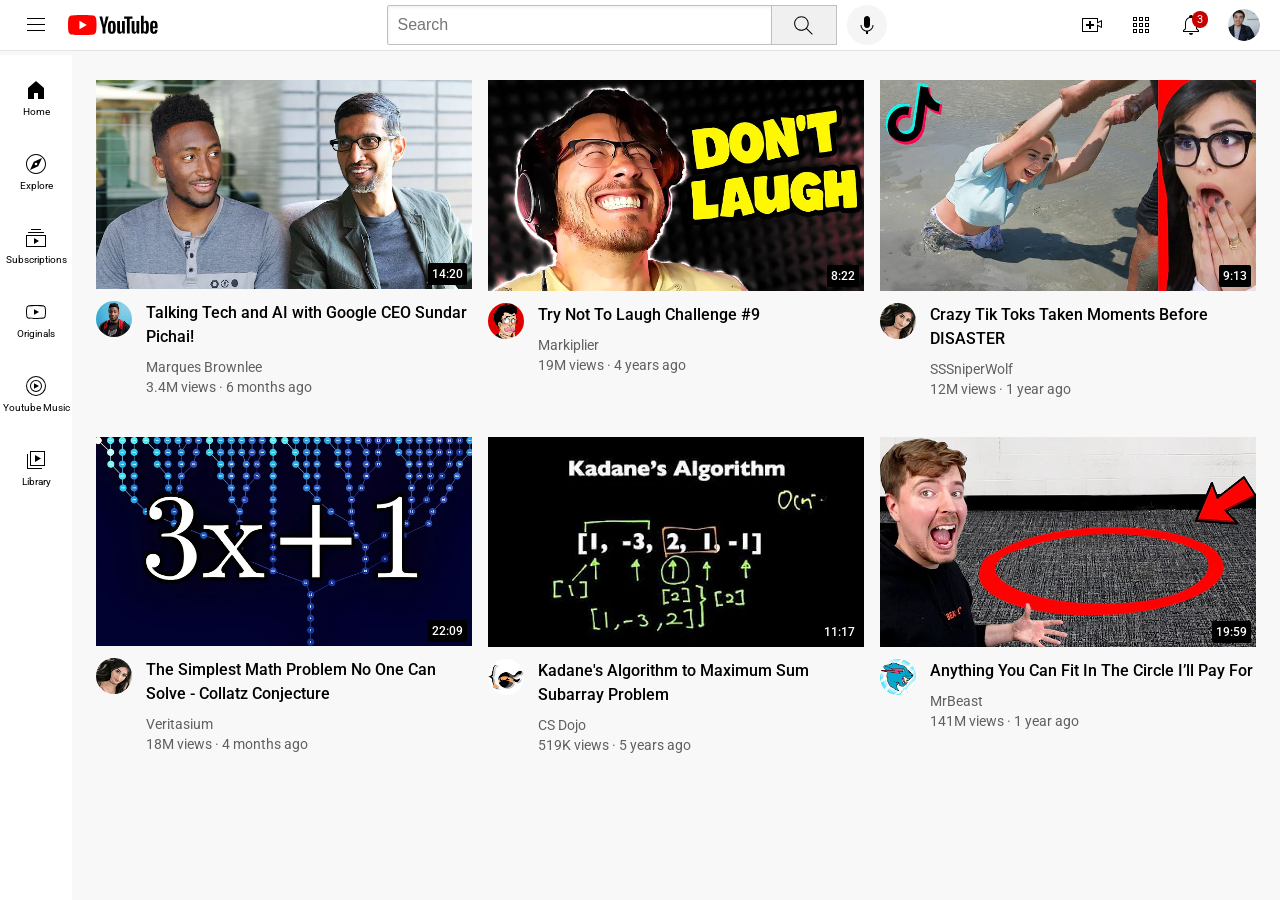
<file: index.html>
<!DOCTYPE html>
<html lang="en">
  <head>
    <meta charset="UTF-8" />
    <meta http-equiv="X-UA-Compatible" content="IE=edge" />
    <meta name="viewport" content="width=device-width, initial-scale=1.0" />
    <title>YouTube</title>

    <link rel="preconnect" href="https://fonts.googleapis.com" />
    <link rel="preconnect" href="https://fonts.gstatic.com" crossorigin />
    <link
      href="https://fonts.googleapis.com/css2?family=Roboto:wght@400;500;700&display=swap"
      rel="stylesheet"
    />

    <link rel="stylesheet" href="styles/general.css" />
    <link rel="stylesheet" href="styles/header.css" />
    <link rel="stylesheet" href="styles/video.css" />
    <link rel="stylesheet" href="styles/sidebar.css" />
  </head>
  <body>
    <header class="header">
      <div class="left-section">
        <img class="hamburger-menu" src="icons/hamburger-menu.svg" alt="" />
        <img class="youtube-logo" src="icons/youtube-logo.svg" alt="" />
      </div>
      <div class="middle-section">
        <input class="search-bar" type="text" placeholder="Search" />
        <button class="search-button">
          <img class="search-icon" src="icons/search.svg" alt="" />
          <div class="tooltip">Search</div>
        </button>
        <button class="voice-search-button">
          <img
            class="voice-search-icon"
            src="icons/voice-search-icon.svg"
            alt=""
          />
          <div class="tooltip">Search with your voice</div>
        </button>
      </div>
      <div class="right-section">
        <div class="upload-icon-container">
          <img class="record-icon" src="icons/record-icon.svg" alt="" />
          <div class="tooltip">Create</div>
        </div>
        <div class="youtube-apps-container">
          <img class="youtube-apps-icon" src="icons/youtube-apps.svg" alt="" />
          <div class="tooltip">YouTube apps</div>
        </div>

        <div class="notifications-icon-container">
          <img
            class="notifications-icon"
            src="icons/notifications.svg"
            alt=""
          />
          <div class="notifications-count">3</div>
          <div class="tooltip">Notifications</div>
        </div>
        <img
          class="current-user-picture"
          src="channel-pictures/my-channel.jpeg"
          alt=""
        />
      </div>
    </header>

    <nav class="sidebar">
      <div class="sidebar-link">
        <img src="icons/home.svg" alt="" />
        <div>Home</div>
      </div>
      <div class="sidebar-link">
        <img src="icons/explore.svg" alt="" />
        <div>Explore</div>
      </div>
      <div class="sidebar-link">
        <img src="icons/subscriptions.svg" alt="" />
        <div>Subscriptions</div>
      </div>
      <div class="sidebar-link">
        <img src="icons/originals.svg" alt="" />
        <div>Originals</div>
      </div>
      <div class="sidebar-link">
        <img src="icons/youtube-music.svg" alt="" />
        <div>Youtube Music</div>
      </div>
      <div class="sidebar-link">
        <img src="icons/library.svg" alt="" />
        <div>Library</div>
      </div>
    </nav>

    <main>
      <section class="video-grid">
        <div class="video-preview">
          <div class="thumbnail-row">
            <a
              href="https://www.youtube.com/watch?v=n2RNcPRtAiY"
              target="_blank"
            >
              <img class="thumbnail" src="thumbnails/thumbnail-1.png" alt="" />
            </a>
            <div class="video-time">14:20</div>
          </div>
          <div class="video-info-grid">
            <div class="channel-picture">
              <a href="https://youtube.com/c/mkbhd">
                <img
                  class="profile-picture"
                  src="channel-pictures/channel-1.jpeg"
                  alt=""
                />
              </a>

              <div class="channel-tooltip">
                <img
                  class="channel-tooltip-picture"
                  src="channel-pictures/channel-1.jpeg"
                  alt=""
                />
                <div>
                  <div class="channel-tooltip-name">Marques Brownlee</div>
                  <div class="channel-tooltip-stats">15M subscribers</div>
                </div>
              </div>
            </div>
            <div class="video-info">
              <a
                href="https://www.youtube.com/watch?v=n2RNcPRtAiY"
                target="_blank"
                class="video-title-link"
              >
                <p class="video-title">
                  Talking Tech and AI with Google CEO Sundar Pichai!
                </p>
              </a>
              <p class="video-author">Marques Brownlee</p>
              <p class="video-stats">3.4M views &middot; 6 months ago</p>
            </div>
          </div>
        </div>

        <div class="video-preview">
          <div class="thumbnail-row">
            <a
              href="https://www.youtube.com/watch?v=mP0RAo9SKZk"
              target="_blank"
            >
              <img class="thumbnail" src="thumbnails/thumbnail-2.png" alt="" />
            </a>
            <div class="video-time">8:22</div>
          </div>
          <div class="video-info-grid">
            <div class="channel-picture">
              <a href="https://youtube.com/c/markiplier">
                <img
                  class="profile-picture"
                  src="channel-pictures/channel-2.jpeg"
                  alt=""
                />
              </a>

              <div class="channel-tooltip">
                <img
                  class="channel-tooltip-picture"
                  src="channel-pictures/channel-2.jpeg"
                  alt=""
                />
                <div>
                  <div class="channel-tooltip-name">Markiplier</div>
                  <div class="channel-tooltip-stats">30M subscribers</div>
                </div>
              </div>
            </div>
            <div class="video-info">
              <a
                href="https://www.youtube.com/watch?v=mP0RAo9SKZk"
                target="_blank"
                class="video-title-link"
              >
                <p class="video-title">Try Not To Laugh Challenge #9</p>
              </a>
              <p class="video-author">Markiplier</p>
              <p class="video-stats">19M views &middot; 4 years ago</p>
            </div>
          </div>
        </div>

        <div class="video-preview">
          <div class="thumbnail-row">
            <a
              href="https://www.youtube.com/watch?v=FgjPQQeTh1w"
              target="_blank"
            >
              <img class="thumbnail" src="thumbnails/thumbnail-3.png" alt="" />
            </a>
            <div class="video-time">9:13</div>
          </div>
          <div class="video-info-grid">
            <div class="channel-picture">
              <a href="https://youtube.com/c/SSSniperWolf">
                <img
                  class="profile-picture"
                  src="channel-pictures/channel-3.jpeg"
                  alt=""
                />
              </a>

              <div class="channel-tooltip">
                <img
                  class="channel-tooltip-picture"
                  src="channel-pictures/channel-3.jpeg"
                  alt=""
                />

                <div>
                  <div class="channel-tooltip-name">SSSniperWolf</div>
                  <div class="channel-tooltip-stats">31M subscribers</div>
                </div>
              </div>
            </div>
            <div class="video-info">
              <a
                href="https://www.youtube.com/watch?v=FgjPQQeTh1w"
                target="_blank"
                class="video-title-link"
              >
                <p class="video-title">
                  Crazy Tik Toks Taken Moments Before DISASTER
                </p>
              </a>
              <p class="video-author">SSSniperWolf</p>
              <p class="video-stats">12M views &middot; 1 year ago</p>
            </div>
          </div>
        </div>

        <div class="video-preview">
          <div class="thumbnail-row">
            <a
              href="https://www.youtube.com/watch?v=094y1Z2wpJg"
              target="_blank"
            >
              <img class="thumbnail" src="thumbnails/thumbnail-4.png" alt="" />
            </a>
            <div class="video-time">22:09</div>
          </div>
          <div class="video-info-grid">
            <div class="channel-picture">
              <a href="https://youtube.com/c/veritasium">
                <img
                  class="profile-picture"
                  src="channel-pictures/channel-4.jpeg"
                  alt=""
                />
              </a>

              <div class="channel-tooltip">
                <img
                  class="channel-tooltip-picture"
                  src="channel-pictures/channel-4.jpeg"
                  alt=""
                />
                <div>
                  <div class="channel-tooltip-name">Veritasium</div>
                  <div class="channel-tooltip-stats">11.5M subscribers</div>
                </div>
              </div>
            </div>
            <div class="video-info">
              <a
                href="https://www.youtube.com/watch?v=094y1Z2wpJg"
                target="_blank"
                class="video-title-link"
              >
                <p class="video-title">
                  The Simplest Math Problem No One Can Solve - Collatz
                  Conjecture
                </p>
              </a>
              <p class="video-author">Veritasium</p>
              <p class="video-stats">18M views &middot; 4 months ago</p>
            </div>
          </div>
        </div>

        <div class="video-preview">
          <div class="thumbnail-row">
            <a
              href="https://www.youtube.com/watch?v=86CQq3pKSUw"
              target="_blank"
            >
              <img class="thumbnail" src="thumbnails/thumbnail-5.png" alt="" />
            </a>
            <div class="video-time">11:17</div>
          </div>
          <div class="video-info-grid">
            <div class="channel-picture">
              <a href="https://youtube.com/c/CSDojo">
                <img
                  class="profile-picture"
                  src="channel-pictures/channel-5.jpeg"
                  alt=""
                />
              </a>
              <div class="channel-tooltip">
                <img
                  class="channel-tooltip-picture"
                  src="channel-pictures/channel-5.jpeg"
                  alt=""
                />
                <div>
                  <div class="channel-tooltip-name">CS Dojo</div>
                  <div class="channel-tooltip-stats">1.79M subscribers</div>
                </div>
              </div>
            </div>

            <div class="video-info">
              <a
                href="https://www.youtube.com/watch?v=86CQq3pKSUw"
                target="_blank"
                class="video-title-link"
              >
                <p class="video-title">
                  Kadane's Algorithm to Maximum Sum Subarray Problem
                </p>
              </a>
              <p class="video-author">CS Dojo</p>
              <p class="video-stats">519K views &middot; 5 years ago</p>
            </div>
          </div>
        </div>

        <div class="video-preview">
          <div class="thumbnail-row">
            <a
              href="https://www.youtube.com/watch?v=yXWw0_UfSFg"
              target="_blank"
            >
              <img class="thumbnail" src="thumbnails/thumbnail-6.png" alt="" />
            </a>
            <div class="video-time">19:59</div>
          </div>
          <div class="video-info-grid">
            <div class="channel-picture">
              <a href="https://youtube.com/c/MrBeast6000">
                <img
                  class="profile-picture"
                  src="channel-pictures/channel-6.jpeg"
                  alt=""
                />
              </a>
              <div class="channel-tooltip">
                <img
                  class="channel-tooltip-picture"
                  src="channel-pictures/channel-6.jpeg"
                  alt=""
                />
                <div>
                  <div class="channel-tooltip-name">MrBeast</div>
                  <div class="channel-tooltip-stats">90.6M subscribers</div>
                </div>
              </div>
            </div>

            <div class="video-info">
              <a
                href="https://www.youtube.com/watch?v=yXWw0_UfSFg"
                target="_blank"
                class="video-title-link"
              >
                <p class="video-title">
                  Anything You Can Fit In The Circle I’ll Pay For
                </p>
              </a>
              <p class="video-author">MrBeast</p>
              <p class="video-stats">141M views &middot; 1 year ago</p>
            </div>
          </div>
        </div>
      </section>
    </main>
  </body>
</html>
</file>
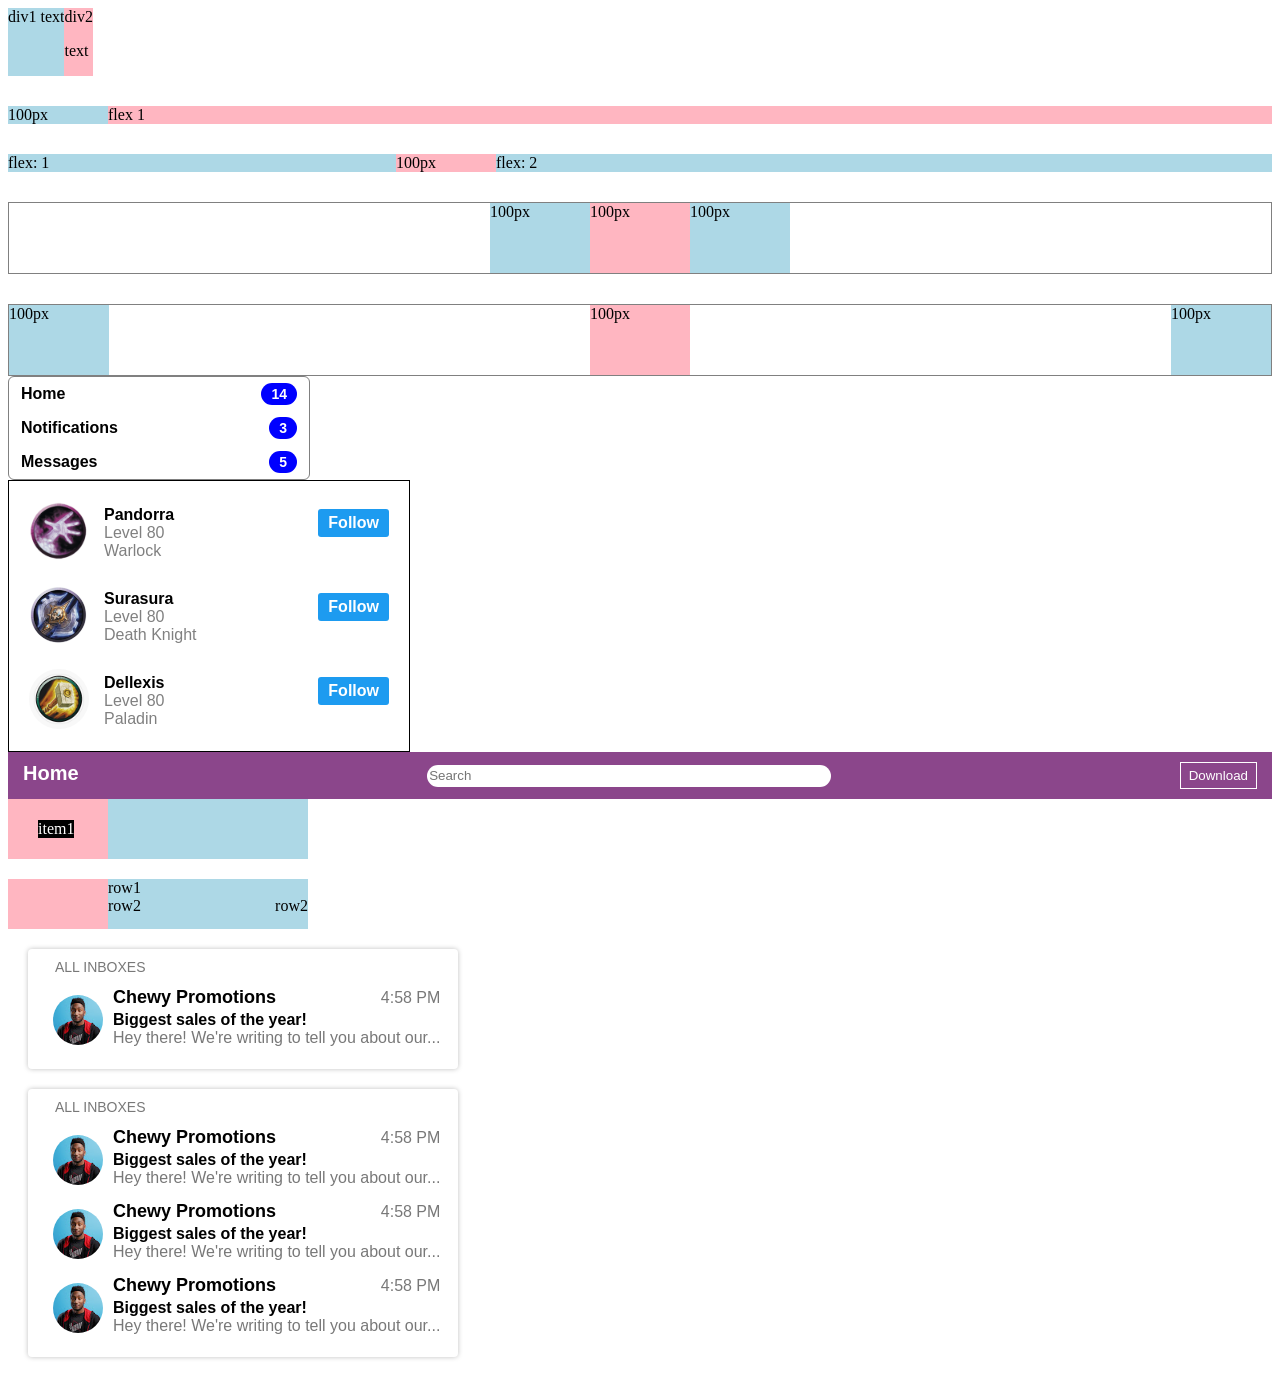
<file: flexbox.html>
<!DOCTYPE html>
<html lang="en">
  <head>
    <meta charset="UTF-8" />
    <meta http-equiv="X-UA-Compatible" content="IE=edge" />
    <meta name="viewport" content="width=device-width, initial-scale=1.0" />
    <title>Flexbox Practice</title>

    <style>
      .glavni-box {
        border-style: solid;
        border-width: 1px;
        border-color: gray;
        border-radius: 6px;
        width: 300px;
        font-family: Arial;
        font-weight: 600;
      }

      .flexbox {
        display: flex;
        flex-direction: row;
        justify-content: space-between;
        align-items: center;
        padding-left: 12px;
        padding-right: 12px;
        padding-top: 6px;
        padding-bottom: 6px;
      }

      .brojke {
        padding-right: 10px;
        padding-left: 10px;
        padding-top: 3px;
        padding-bottom: 3px;
        background-color: blue;
        color: white;
        border-radius: 20px;
        font-size: 14px;
        font-weight: bold;
      }

      .main-box {
        border-style: solid;
        border-color: black;
        border-width: 1px;
        width: 400px;
        height: 270px;
      }

      .flexbox1 {
        display: flex;
        flex-direction: row;
        justify-content: space-between;
        align-items: center;
      }

      .flexbox2 {
        display: flex;
        flex-direction: row;
        margin-top: 20px;
        margin-left: 20px;
        align-items: center;
      }

      .slika {
        width: 60px;
        border-radius: 30px;
      }

      .texts {
        font-family: Arial;
        margin-left: 15px;
      }

      .deo-texta {
        color: gray;
      }

      .dugme {
        background-color: rgb(29, 155, 240);
        font-family: Arial;
        font-size: 16px;
        font-weight: 600;
        color: white;
        border: none;
        border-radius: 3px;
        padding-left: 10px;
        padding-right: 10px;
        padding-top: 5px;
        padding-bottom: 5px;
      }

      .dugme:hover {
        cursor: pointer;
      }

      .button-div {
        margin-right: 20px;
      }

      .div-12f {
        display: flex;
        flex-direction: row;
        justify-content: space-between;
        font-family: Arial;
        font-size: 20px;
        background-color: rgb(139, 70, 139);
        padding-top: 10px;
        padding-bottom: 10px;
        padding-left: 15px;
        padding-right: 15px;
      }

      .Home {
        color: white;
        font-weight: 600;
      }

      .Search-button {
        height: 20px;
        width: 400px;
        border-radius: 100px;
        border: none;
      }

      .Download-button {
        border: solid;
        border-width: 1px;
        border-color: white;
        background-color: rgb(139, 70, 139);
        color: white;
        padding-top: 5px;
        padding-bottom: 5px;
        padding-left: 8px;
        padding-right: 8px;
      }

      .div-main {
        width: 300px;
        height: 60px;
        display: flex;
      }

      .first-subdiv {
        background-color: lightpink;
        width: 100px;
        display: flex;
        align-items: center;
      }

      .second-subdiv {
        background-color: lightblue;
        width: 200px;
      }

      .item-text {
        background-color: black;
        color: white;
        margin-left: 30px;
      }

      .flexbox4 {
        height: 50px;
        display: flex;
        flex-direction: row;
        margin-top: 20px;
      }

      .column1 {
        background-color: lightpink;
        width: 100px;
      }

      .column2 {
        background-color: lightblue;
        width: 200px;
      }

      .row2 {
        display: flex;
        justify-content: space-between;
      }

      .row2-item {
      }
    </style>
  </head>
  <body>
    <div style="display: flex; flex-direction: row">
      <div style="background-color: lightblue">div1 text</div>
      <div style="background-color: lightpink">
        div2
        <p>text</p>
      </div>
    </div>

    <div style="display: flex; flex-direction: row; margin-top: 30px">
      <div style="background-color: lightblue; width: 100px">100px</div>
      <div style="background-color: lightpink; flex: 1">flex 1</div>
    </div>

    <div style="display: flex; flex-direction: row; margin-top: 30px">
      <div style="background-color: lightblue; flex: 1">flex: 1</div>
      <div style="background-color: lightpink; width: 100px">100px</div>
      <div style="background-color: lightblue; flex: 2">flex: 2</div>
    </div>

    <div
      style="
        display: flex;
        flex-direction: row;
        height: 70px;
        border-width: 1px;
        border-style: solid;
        border-color: gray;
        margin-top: 30px;
        justify-content: center;
      "
    >
      <div style="background-color: lightblue; width: 100px">100px</div>
      <div style="background-color: lightpink; width: 100px">100px</div>
      <div style="background-color: lightblue; width: 100px">100px</div>
    </div>

    <div
      style="
        display: flex;
        flex-direction: row;
        height: 70px;
        border-width: 1px;
        border-style: solid;
        border-color: gray;
        margin-top: 30px;
        justify-content: space-between;
      "
    >
      <div style="background-color: lightblue; width: 100px">100px</div>
      <div style="background-color: lightpink; width: 100px">100px</div>
      <div style="background-color: lightblue; width: 100px">100px</div>
    </div>

    <div class="glavni-box">
      <div class="flexbox">
        <div>Home</div>
        <div class="brojke">14</div>
      </div>
      <div class="flexbox">
        <div>Notifications</div>
        <div class="brojke">3</div>
      </div>
      <div class="flexbox">
        <div>Messages</div>
        <div class="brojke">5</div>
      </div>
    </div>

    <div class="main-box">
      <div class="flexbox1">
        <div class="flexbox2">
          <div>
            <img class="slika" src="channel-pictures/warlock-logo.png" alt="" />
          </div>
          <div class="texts">
            <strong>Pandorra </strong><br />
            <span class="deo-texta">Level 80<br />Warlock</span>
          </div>
        </div>
        <div class="button-div"><button class="dugme">Follow</button></div>
      </div>
      <div class="flexbox1">
        <div class="flexbox2">
          <div>
            <img class="slika" src="channel-pictures/dk-logo.jpeg" alt="" />
          </div>
          <div class="texts">
            <strong>Surasura </strong><br />
            <span class="deo-texta">Level 80<br />Death Knight</span>
          </div>
        </div>
        <div class="button-div"><button class="dugme">Follow</button></div>
      </div>
      <div class="flexbox1">
        <div class="flexbox2">
          <div>
            <img class="slika" src="channel-pictures/pala-logo.jpg" alt="" />
          </div>
          <div class="texts">
            <strong>Dellexis </strong><br />
            <span class="deo-texta">Level 80<br />Paladin</span>
          </div>
        </div>
        <div class="button-div"><button class="dugme">Follow</button></div>
      </div>
    </div>

    <div class="div-12f">
      <div class="Home">Home</div>
      <div>
        <input class="Search-button" type="text" placeholder="Search" />
      </div>
      <div><button class="Download-button">Download</button></div>
    </div>

    <div class="div-main">
      <div class="first-subdiv">
        <div class="item-text">item1</div>
      </div>
      <div class="second-subdiv"></div>
    </div>

    <div class="flexbox4">
      <div class="column1"></div>
      <div class="column2">
        <div>row1</div>
        <div class="row2">
          <div class="row2-item">row2</div>
          <div class="row2-item">row2</div>
        </div>
      </div>
    </div>

    <div
      style="
        width: 400px;
        margin-top: 20px;
        margin-bottom: 20px;
        margin-left: 20px;
        box-shadow: 0 0 5px rgba(0, 0, 0, 0.25);
        border-radius: 4px;
        padding-top: 10px;
        padding-bottom: 10px;
        padding-left: 15px;
        padding-right: 15px;
      "
    >
      <div
        style="
          margin-left: 12px;
          color: rgb(120, 120, 120);
          font-family: Arial;
          font-size: 14px;
        "
      >
        ALL INBOXES
      </div>
      <div
        style="
          display: flex;
          align-items: center;
          margin-top: 10px;
          margin-bottom: 10px;
        "
      >
        <div style="margin-right: 10px">
          <img
            style="
              width: 50px;
              height: 50px;
              border-radius: 25px;
              margin-top: 10px;
              margin-left: 10px;
            "
            src="channel-pictures/channel-1.jpeg"
            alt=""
          />
        </div>
        <div>
          <div
            style="
              display: flex;
              justify-content: space-between;
              align-items: center;
              margin-bottom: 3px;
            "
          >
            <div style="font-family: Arial; font-size: 18px; font-weight: bold">
              Chewy Promotions
            </div>
            <div
              style="
                font-family: Arial;
                font-size: 14x;
                color: rgb(120, 120, 120);
              "
            >
              4:58 PM
            </div>
          </div>
          <div style="font-family: Arial; font-weight: bold">
            Biggest sales of the year!
          </div>
          <div style="color: rgb(120, 120, 120); font-family: Arial">
            Hey there! We're writing to tell you about our...
          </div>
        </div>
      </div>
    </div>

    <div
      style="
        width: 400px;
        margin-top: 20px;
        margin-bottom: 20px;
        margin-left: 20px;
        box-shadow: 0 0 5px rgba(0, 0, 0, 0.25);
        border-radius: 4px;
        padding-top: 10px;
        padding-bottom: 10px;
        padding-left: 15px;
        padding-right: 15px;
      "
    >
      <div
        style="
          margin-left: 12px;
          color: rgb(120, 120, 120);
          font-family: Arial;
          font-size: 14px;
        "
      >
        ALL INBOXES
      </div>
      <div
        style="
          display: flex;
          align-items: center;
          margin-top: 10px;
          margin-bottom: 10px;
        "
      >
        <div style="margin-right: 10px">
          <img
            style="
              width: 50px;
              height: 50px;
              border-radius: 25px;
              margin-top: 10px;
              margin-left: 10px;
            "
            src="channel-pictures/channel-1.jpeg"
            alt=""
          />
        </div>
        <div>
          <div
            style="
              display: flex;
              justify-content: space-between;
              align-items: center;
              margin-bottom: 3px;
            "
          >
            <div style="font-family: Arial; font-size: 18px; font-weight: bold">
              Chewy Promotions
            </div>
            <div
              style="
                font-family: Arial;
                font-size: 14x;
                color: rgb(120, 120, 120);
              "
            >
              4:58 PM
            </div>
          </div>
          <div style="font-family: Arial; font-weight: bold">
            Biggest sales of the year!
          </div>
          <div style="color: rgb(120, 120, 120); font-family: Arial">
            Hey there! We're writing to tell you about our...
          </div>
        </div>
      </div>

      <div
        style="
          display: flex;
          align-items: center;
          margin-top: 10px;
          margin-bottom: 10px;
        "
      >
        <div style="margin-right: 10px">
          <img
            style="
              width: 50px;
              height: 50px;
              border-radius: 25px;
              margin-top: 10px;
              margin-left: 10px;
            "
            src="channel-pictures/channel-1.jpeg"
            alt=""
          />
        </div>
        <div>
          <div
            style="
              display: flex;
              justify-content: space-between;
              align-items: center;
              margin-bottom: 3px;
            "
          >
            <div style="font-family: Arial; font-size: 18px; font-weight: bold">
              Chewy Promotions
            </div>
            <div
              style="
                font-family: Arial;
                font-size: 14x;
                color: rgb(120, 120, 120);
              "
            >
              4:58 PM
            </div>
          </div>
          <div style="font-family: Arial; font-weight: bold">
            Biggest sales of the year!
          </div>
          <div style="color: rgb(120, 120, 120); font-family: Arial">
            Hey there! We're writing to tell you about our...
          </div>
        </div>
      </div>

      <div
        style="
          display: flex;
          align-items: center;
          margin-top: 10px;
          margin-bottom: 10px;
        "
      >
        <div style="margin-right: 10px">
          <img
            style="
              width: 50px;
              height: 50px;
              border-radius: 25px;
              margin-top: 10px;
              margin-left: 10px;
            "
            src="channel-pictures/channel-1.jpeg"
            alt=""
          />
        </div>
        <div>
          <div
            style="
              display: flex;
              justify-content: space-between;
              align-items: center;
              margin-bottom: 3px;
            "
          >
            <div style="font-family: Arial; font-size: 18px; font-weight: bold">
              Chewy Promotions
            </div>
            <div
              style="
                font-family: Arial;
                font-size: 14x;
                color: rgb(120, 120, 120);
              "
            >
              4:58 PM
            </div>
          </div>
          <div style="font-family: Arial; font-weight: bold">
            Biggest sales of the year!
          </div>
          <div style="color: rgb(120, 120, 120); font-family: Arial">
            Hey there! We're writing to tell you about our...
          </div>
        </div>
      </div>
    </div>
  </body>
</html>
</file>
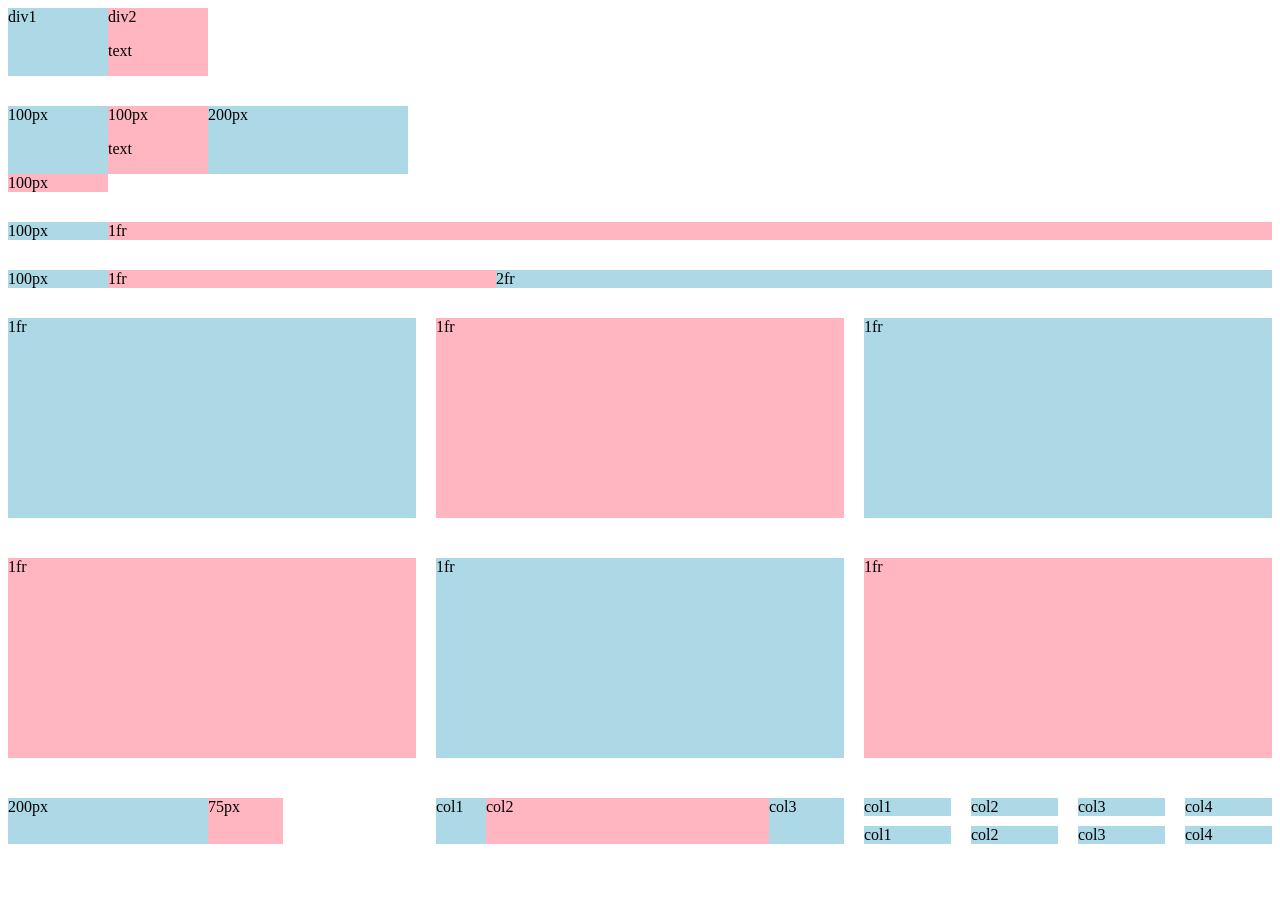
<file: grid.html>
<!DOCTYPE html>
<html lang="en">
  <head>
    <meta charset="UTF-8" />
    <meta http-equiv="X-UA-Compatible" content="IE=edge" />
    <meta name="viewport" content="width=device-width, initial-scale=1.0" />
    <title>Grid Practice</title>
  </head>
  <body>
    <div style="display: grid; grid-template-columns: 100px 100px">
      <div style="background-color: lightblue" ;>div1</div>
      <div style="background-color: lightpink">
        div2
        <p>text</p>
      </div>
    </div>

    <div
      style="
        margin-top: 30px;
        display: grid;
        grid-template-columns: 100px 100px 200px;
      "
    >
      <div style="background-color: lightblue" ;>100px</div>
      <div style="background-color: lightpink">
        100px
        <p>text</p>
      </div>
      <div style="background-color: lightblue" ;>200px</div>
      <div style="background-color: lightpink">100px</div>
    </div>

    <div
      style="margin-top: 30px; display: grid; grid-template-columns: 100px 1fr"
    >
      <div style="background-color: lightblue" ;>100px</div>
      <div style="background-color: lightpink">1fr</div>
    </div>

    <div
      style="
        margin-top: 30px;
        display: grid;
        grid-template-columns: 100px 1fr 2fr;
      "
    >
      <div style="background-color: lightblue">100px</div>
      <div style="background-color: lightpink">1fr</div>
      <div style="background-color: lightblue">2fr</div>
    </div>

    <div
      style="
        margin-top: 30px;
        display: grid;
        grid-template-columns: 1fr 1fr 1fr;
        column-gap: 20px;
        row-gap: 40px;
      "
    >
    <div style="background-color: lightblue; height: 200px;">1fr</div>
    <div style="background-color: lightpink; height: 200px;">1fr</div>
    <div style="background-color: lightblue; height: 200px;">1fr</div>
    <div style="background-color: lightpink; height: 200px;">1fr</div>
    <div style="background-color: lightblue; height: 200px;">1fr</div>
    <div style="background-color: lightpink; height: 200px;">1fr</div>


    <div style="
    display: grid;
    grid-template-columns: 200px 75px;
    ">
      <div style="background-color: lightblue;">200px</div>
      <div style="background-color: lightpink;">75px</div>
    </div>
   
    <div style="
    display: grid;
    grid-template-columns: 50px 1fr 75px;
    
    ">
      <div style="background-color: lightblue;" >col1</div>
      <div style="background-color: lightpink;">col2</div>
      <div style="background-color: lightblue;">col3</div>
    </div>

    <div style="
    display: grid;
    grid-template-columns: 1fr 1fr 1fr 1fr;
    column-gap: 20px;
    row-gap: 10px;
    
    ">
      <div style="background-color: lightblue;">col1</div>
      <div style="background-color: lightblue;">col2</div>
      <div style="background-color: lightblue;">col3</div>
      <div style="background-color: lightblue;">col4</div>
      <div style="background-color: lightblue;">col1</div>
      <div style="background-color: lightblue;">col2</div>
      <div style="background-color: lightblue;">col3</div>
      <div style="background-color: lightblue;">col4</div>
    </div>

  </body>
</html>
</file>
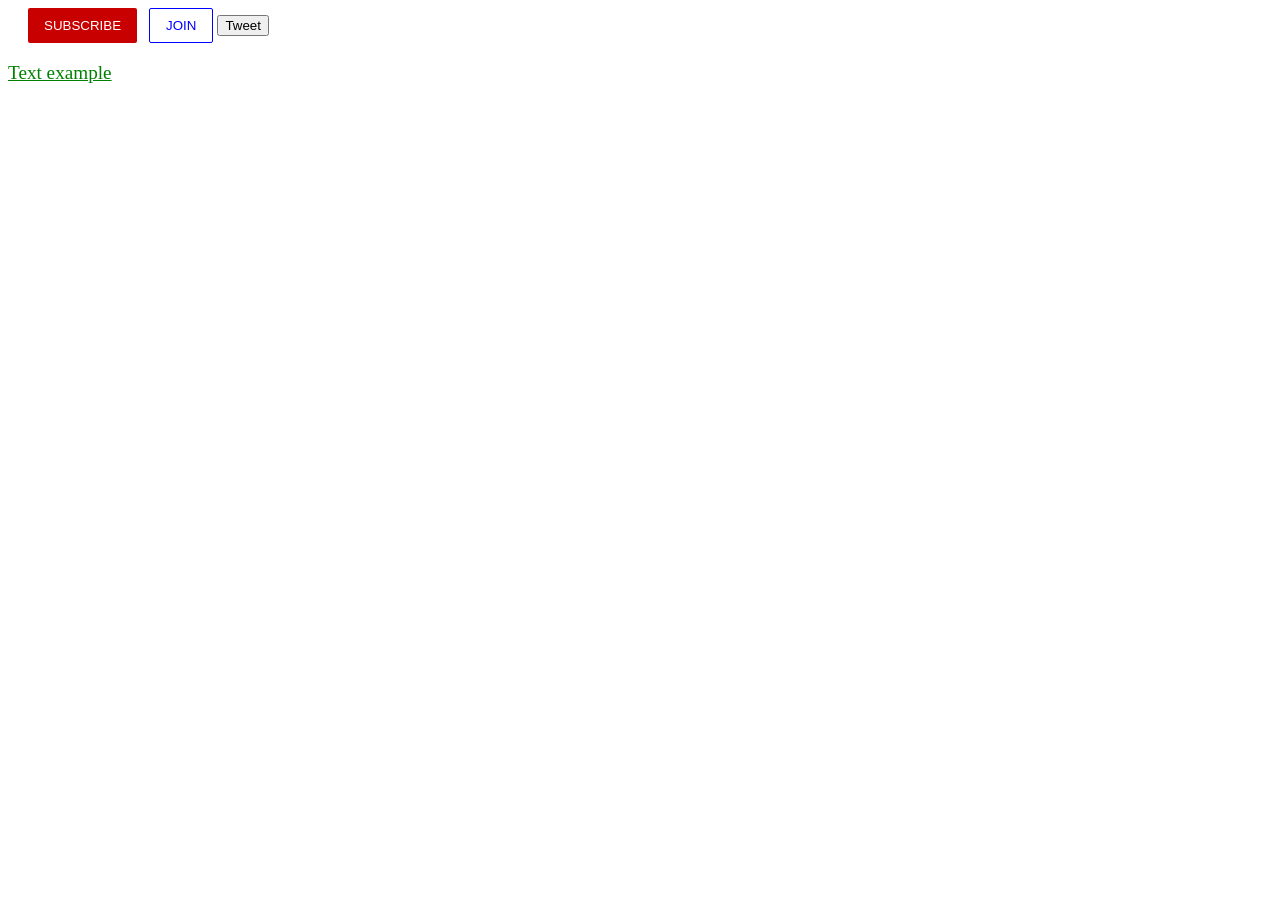
<file: intro-to-html/buttons.html>
<!DOCTYPE html>
<html lang="en">
  <head>
    <meta charset="UTF-8" />
    <meta http-equiv="X-UA-Compatible" content="IE=edge" />
    <meta name="viewport" content="width=device-width, initial-scale=1.0" />
    <title>Document</title>
    <link rel="stylesheet" href="styles/buttons.css" />
  </head>
  <body>
    <button class="sub">SUBSCRIBE</button>
    <button class="join">JOIN</button>
    <button class="Tweet">Tweet</button>

    <p class="classy-text">Text example</p>
  </body>
</html>
</file>
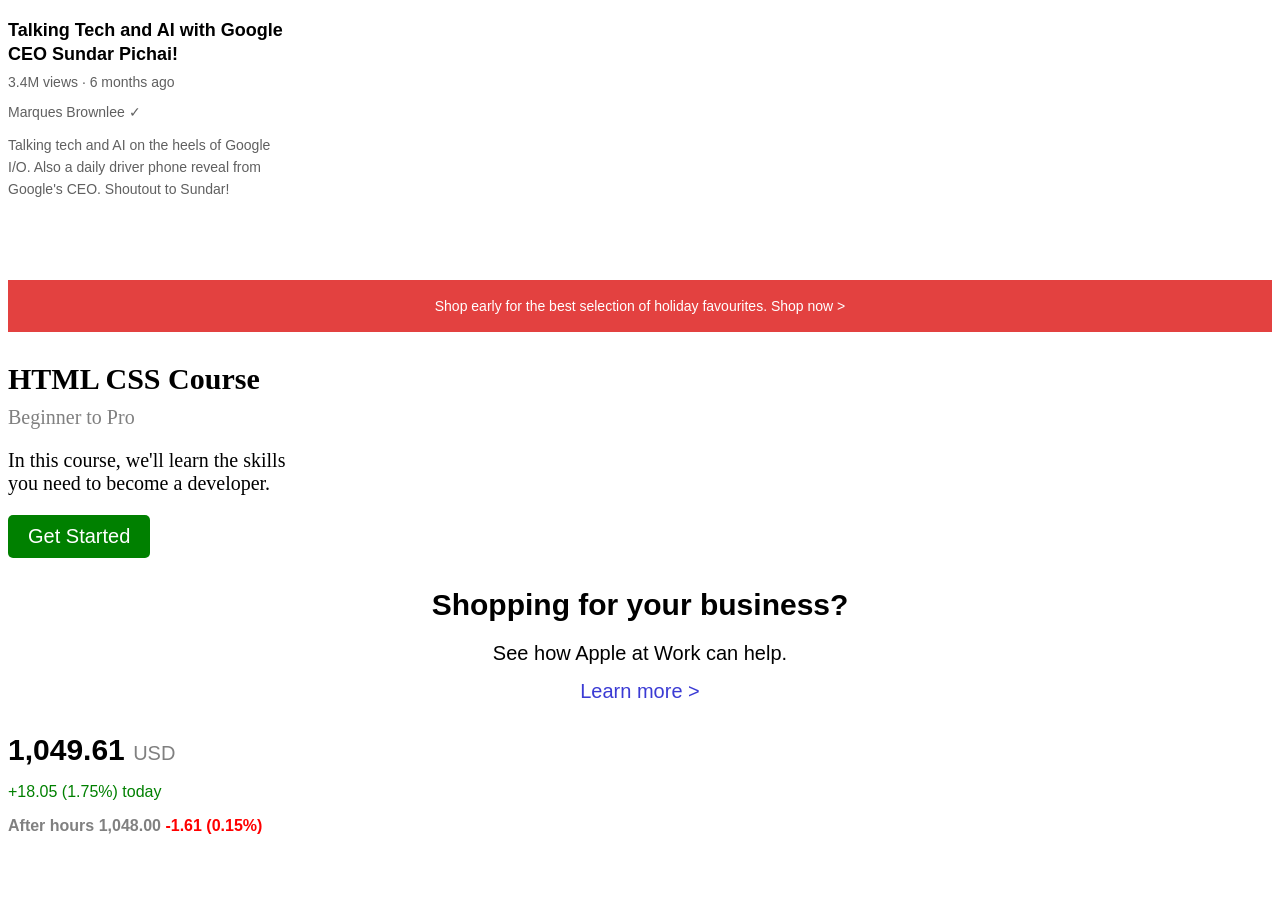
<file: intro-to-html/text.html>
<!DOCTYPE html>
<html lang="en">
  <head>
    <meta charset="UTF-8" />
    <meta http-equiv="X-UA-Compatible" content="IE=edge" />
    <meta name="viewport" content="width=device-width, initial-scale=1.0" />
    <title>Document</title>
    <link rel="preconnect" href="https://fonts.googleapis.com" />
    <link rel="preconnect" href="https://fonts.gstatic.com" crossorigin />
    <link
      href="https://fonts.googleapis.com/css2?family=Roboto:wght@400;700&display=swap"
      rel="stylesheet"
    />

    <link rel="stylesheet" href="styles/text.css" />
  </head>
  <body>
    <p class="video-title">
      Talking Tech and AI with Google CEO Sundar Pichai!
    </p>
    <p class="video-stats">3.4M views &#183; 6 months ago</p>
    <p class="video-author">Marques Brownlee &#10003;</p>
    <p class="video-description">
      Talking tech and AI on the heels of Google I/O. Also a daily driver phone
      reveal from Google's CEO. Shoutout to Sundar!
    </p>
    <p class="apple-text">
      Shop early for the best selection of holiday favourites.
      <span class="shop-link">Shop now &gt</span>
    </p>
    <p class="course">HTML CSS Course</p>
    <p class="beg-pro">Beginner to Pro</p>
    <p class="dev">
      In this course, we'll learn the skills <br />
      you need to become a developer.
    </p>
    <button class="get-started">Get Started</button>
    <p class="shopping-text">Shopping for your business?</p>
    <p class="apple-text2">See how Apple at Work can help.</p>
    <p class="learn-more-text">Learn more &gt;</p>
    <p class="price-text">
      <strong>1,049.61</strong> <span class="currency">USD</span>
    </p>
    <p class="price-change-text">+18.05 (1.75%) today</p>
    <p class="ah-price">
      <span class="ah-absolute">After hours 1,048.00</span>
      <span class="ah-percentage">-1.61 (0.15%)</span>
    </p>
  </body>
</html>
</file>
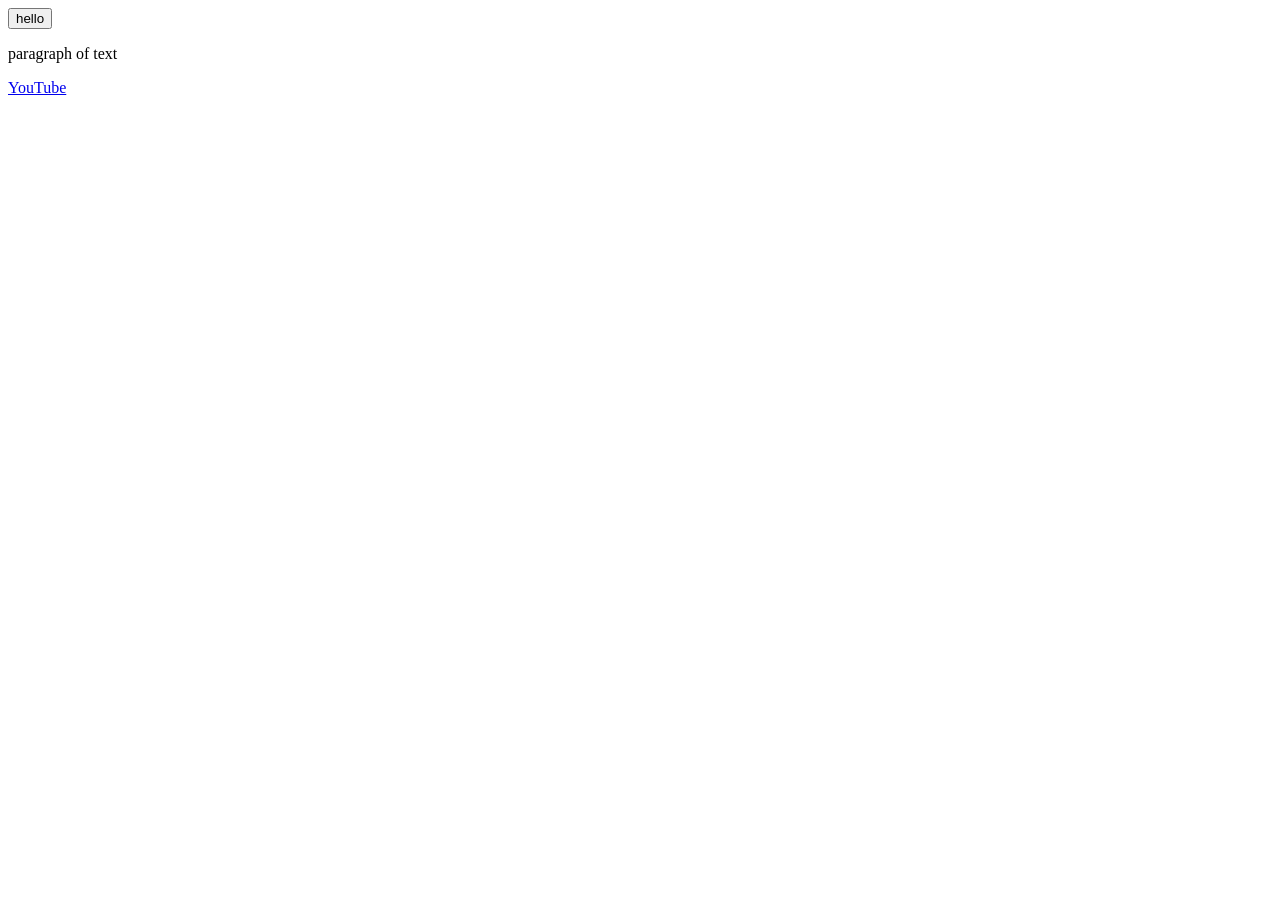
<file: intro-to-html/website.html>
<!DOCTYPE html>
<html lang="en">
  <head>
    <meta charset="UTF-8" />
    <meta http-equiv="X-UA-Compatible" content="IE=edge" />
    <meta name="viewport" content="width=device-width, initial-scale=1.0" />
    <title>Document</title>
  </head>
  <body>
    <button>hello</button>
    <p>paragraph of text</p>
    <a href="https://youtube.com" target="_blank">YouTube</a>
  </body>
</html>
</file>
<file: styles/general.css>
p {
    margin-top: 0;
    margin-bottom: 0;
  }

  body {
    font-family: Roboto, Arial;
    margin: 0;
    padding-top: 80px;
    padding-left: 96px;
    padding-right: 24px;
    background-color: rgb(248, 248, 248);
  }
</file>
<file: styles/header.css>
.search-bar {
  flex: 1;
  height: 36px;
  padding-left: 10px;
  font-size: 16px;
  border: 1px solid rgb(192, 192, 192);
  border-radius: 2px;
  box-shadow: inset 1px 2px 3px rgba(0, 0, 0, 0.05);
}

.search-bar::placeholder {
  font-size: 16px;
}

.header {
    display: flex;
    flex-direction: row;
    height: 50px;
    justify-content: space-between;
    
    position: fixed;
    top: 0;
    left: 0;
    right: 0;
    z-index: 100;

    background-color: white;
    border-bottom-width: 1px;
    border-bottom-style: solid;
    border-bottom-color: rgb(228, 228, 228);
  }

  .left-section {
    
    display: flex;
    flex-direction: row;
    align-items: center;
  }

  .hamburger-menu {
    height: 24px;
    margin-left: 24px;
    margin-right: 20px;
  }

  .youtube-logo {
    height: 20px;
  }

  .middle-section {
    flex: 1;
    margin-left: 70px;
    margin-right: 35px;
    max-width: 500px;
    display: flex;
    align-items: center;
  }

  .search-button {
    height: 40px;
    width: 66px;
    background-color: rgb(240, 240, 240);
    border-width: 1px;
    border-style: solid;
    border-color: rgb(192, 192, 192);
    margin-left: -1px;
    margin-right: 10px;
  }

  .search-button,
  .voice-search-button,
  .upload-icon-container,
  .youtube-apps-container,
  .notifications-icon-container {
    display: flex;
    justify-content: center;
    align-items: center;
    position: relative;
  }

  .search-button .tooltip,
  .voice-search-button .tooltip,
  .upload-icon-container .tooltip,
  .youtube-apps-container .tooltip
  .notifications-icon-container, .tooltip {
    position: absolute;
    background-color: gray;
    color: white;
    padding-top: 4px;
    padding-bottom: 4px;
    padding-left: 8px;
    padding-right: 8px;
    border-radius: 2px;
    font-size: 12px;
    bottom: -30px;
    opacity: 0;
    transition: opacity 0.15s;
    pointer-events: none;
    white-space: nowrap;
  }

  .search-button:hover .tooltip,
  .voice-search-button:hover .tooltip,
  .upload-icon-container:hover .tooltip,
  .youtube-apps-container:hover .tooltip,
  .notifications-icon-container:hover .tooltip {
    opacity: 1;
  }

  .search-icon {
    height: 25px;
  }

  .voice-search-button {
    height: 40px;
    width: 40px;
    border-radius: 20px;
    border: none;
    background-color: rgb(245, 245, 245);
  }

  .voice-search-icon {
    height: 24px;
  }

  .right-section {
    display: flex;
    align-items: center;
    width: 180px;
    margin-right: 20px;
    justify-content: space-between;
    flex-shrink: 0;
    
  }

  .record-icon {
    height: 24px;
  }

  .youtube-apps-icon {
    height: 24px;
  }

  .notifications-icon {
    height: 24px;
  }

  .notifications-icon-container {
    position: relative;
  }

  .notifications-count {
    position: absolute;
    top: -2px;
    right: -5px;
    background-color: rgb(200, 0, 0);
    color: white;
    font-size: 11px;
    padding-left: 5px;
    padding-right: 5px;
    padding-top: 2px;
    padding-bottom: 2px;
    border-radius: 10px;
  }

  .current-user-picture {
    height: 32px;
    border-radius: 16px;
    cursor: pointer;
  }

  .video-title-link {
    text-decoration: none;
    color: black;
  }
</file>
<file: styles/video.css>
.thumbnail {
    width: 100%;
  }

  .video-title {
    margin-top: 0;
    font-size: 14px;
    font-weight: 500;
    line-height: 20px;
    margin-bottom: 10px;
  }

  @media (min-width: 1000px) {
    .video-title {
      font-size: 16px;
      line-height: 24px;
    }
  }

  .video-info-grid {
    display: grid;
    grid-template-columns: 50px 1fr;
  }

  .profile-picture {
    width: 36px;
    border-radius: 50px;
  }

  .thumbnail-row {
    margin-bottom: 8px;
    position: relative;
  }

  .video-author,
  .video-stats {
    font-size: 12px;
    color: rgb(96, 96, 96);
  }

  @media (min-width: 1000px) {
    .video-author,
    .video-stats {
      font-size: 14px;
    }
  }

  .video-author {
    margin-bottom: 4px;
  }

  .video-grid {
    display: grid;
    grid-template-columns: 1fr 1fr 1fr;
    column-gap: 16px;
    row-gap: 40px;
  }

  @media (max-width: 750px) {
    .video-grid {
      grid-template-columns: 1fr 1fr;
    }
  }

  @media (min-width: 751px) and (max-width: 1499px) {
    .video-grid {
      grid-template-columns: 1fr 1fr 1fr;
    }
  }

  @media (min-width: 2500px) {
    .video-grid {
      grid-template-columns: 1fr 1fr 1fr 1fr;
    }
  }

  .video-time {
    background-color: black;
    color: white;
    position: absolute;
    bottom: 8px;
    right: 5px;
    font-size: 12px;
    font-weight: 500;
    padding: 4px;
    border-radius: 2px;
  }

  .channel-picture {
    position: relative;
  }

  .channel-tooltip {
    position: absolute;
    top: 55px;
    display: flex;
    align-items: center;
    background-color: white;
    width: 200px;
    padding: 12px 12px;
    box-shadow: 2px 3px 10px rgba(0, 0, 0, 0.3);
    border-radius: 6px;
    z-index: 300;

    opacity: 0;
    pointer-events: none;
    transition: opacity 0.15;
  }

  .channel-picture:hover .channel-tooltip {
    opacity: 1;
  }

  .channel-tooltip-picture {
    width: 50px;
    height: 50px;
    border-radius: 50px;
    margin-right: 8px;
  }

  .channel-tooltip-name {
    font-family: Roboto, Arial;
    font-weight: bold;
    font-size: 16px;
    margin-bottom: 4px;
  }

  .channel-tooltip-stats {
    font-family: Roboto, Arial;
    color: rgb(96, 96, 96);
    font-size: 14px;
  }
</file>
<file: styles/sidebar.css>
.sidebar {
    position: fixed;
    left: 0;
    bottom: 0;
    top: 55px;
    background-color: white;
    width: 72px;
    z-index: 200;
    padding-top: 5px;
}
  
.sidebar-link {
    height: 74px;
    display: flex;
    justify-content: center;
    align-items: center;
    flex-direction: column;
    cursor: pointer;
}
  
.sidebar-link:hover {
    background-color: rgb(235, 235, 235);
}
  
.sidebar-link img {
    height: 24px;
    margin-bottom: 4px;
}
  
.sidebar-link div {
    font-family: Roboto, Arial;
    font-size: 10px;
}
</file>
<file: intro-to-html/styles/buttons.css>
.sub {
        background-color: rgb(200, 0, 0);
        color: white;
        border: none;
        border-radius: 2px;
        cursor: pointer;
        margin-right: 8px;
        margin-left: 20px;
        padding-top: 10px;
        padding-bottom: 10px;
        padding-left: 16px;
        padding-right: 16px;
        vertical-align: top;
        transition: opacity 0.15s;
      }

      .sub:hover {
        opacity: 0.8;
      }

      .sub:active {
        opacity: 0.5;
      }

      .join {
        background-color: white;
        border-color: blue;
        border-style: solid;
        border-width: 1px;
        color: blue;
        border-radius: 2px;
        cursor: pointer;
        padding-top: 9px;
        padding-bottom: 9px;
        padding-left: 16px;
        padding-right: 16px;
        transition: background-color 0.15s, color 0.15s;
      }

      .join:hover {
        background-color: blue;
        color: white;
      }

      .join:active {
        opacity: 0.5;
      }

      .tweet {
        background-color: rgb(22, 133, 224);
        color: white;
        font-weight: bold;
        border: none;
        height: 36px;
        width: 70px;
        border-radius: 18px;
        cursor: pointer;
        margin-left: 8px;
        vertical-align: top;
      }

      .tweet:hover {
        box-shadow: 5px 5px 10px rgba(0, 0, 0, 0.15);
      }

      .classy-text {
        color: green;
        font-size: larger;
        text-decoration: underline;
        cursor: pointer;
      }

      .classy-text:hover {
        color: red;
      }
</file>
<file: intro-to-html/styles/text.css>
.p {
    font-family: Arial;
  }

  .video-title {
    font-family: "Arial";
    font-weight: bold;
    font-size: 18px;
    width: 300px;
    line-height: 24px;
  }

  .video-stats {
    font-family: Arial;
    font-size: 14px;
    color: rgb(96, 96, 96);
    margin-top: -10px;
  }

  .video-author {
    font-family: Arial;
    font-size: 14px;
    color: rgb(96, 96, 96);
  }

  .video-description {
    font-family: Arial;
    font-size: 14px;
    color: rgb(96, 96, 96);
    width: 280px;
    line-height: 22px;
    margin-bottom: 80px;
  }
  .apple-text {
    font-family: Arial;
    font-size: 14px;
    background-color: rgb(227, 65, 64);
    color: white;
    text-align: center;
    padding-top: 18px;
    padding-bottom: 18px;
  }

  .shop-link:hover {
    cursor: pointer;
    text-decoration: underline;
  }

  .course {
    font-family: Verdana;
    font-size: 30px;
    font-weight: bold;
  }

  .beg-pro {
    font-family: Verdana;
    font-size: 20px;
    color: grey;
    margin-top: -20px;
  }

  .dev {
    font-family: Verdana;
    font-size: 20px;
  }

  .get-started {
    background-color: green;
    color: White;
    border: none;
    font-size: 20px;
    border-radius: 5px;
    padding-top: 10px;
    padding-bottom: 10px;
    padding-left: 20px;
    padding-right: 20px;
  }

  .get-started:hover {
    cursor: pointer;
  }

  .shopping-text {
    font-family: Arial;
    font-size: 30px;
    font-weight: bold;
    margin-top: 30px;
    text-align: center;
  }

  .apple-text2 {
    font-family: Arial;
    font-size: 20px;
    text-align: center;
    margin-top: -10px;
  }

  .learn-more-text {
    font-family: Arial;
    font-size: 20px;
    text-align: center;
    margin-top: -5px;
    color: rgb(59, 59, 212);
  }

  .price-text {
    font-family: Arial;
    font-size: 30px;
    margin-bottom: 0;
  }

  .currency {
    font-size: 20px;
    color: gray;
  }

  .price-change-text {
    font-family: Arial;
    color: green;
    margin-top: 10;
    font-weight: 300;
  }

  .ah-price {
    font-family: Arial;
    margin-top: -5;
    font-weight: bold;
  }

  .ah-absolute {
    color: gray;
  }

  .ah-percentage {
    color: red;
  }
</file>
